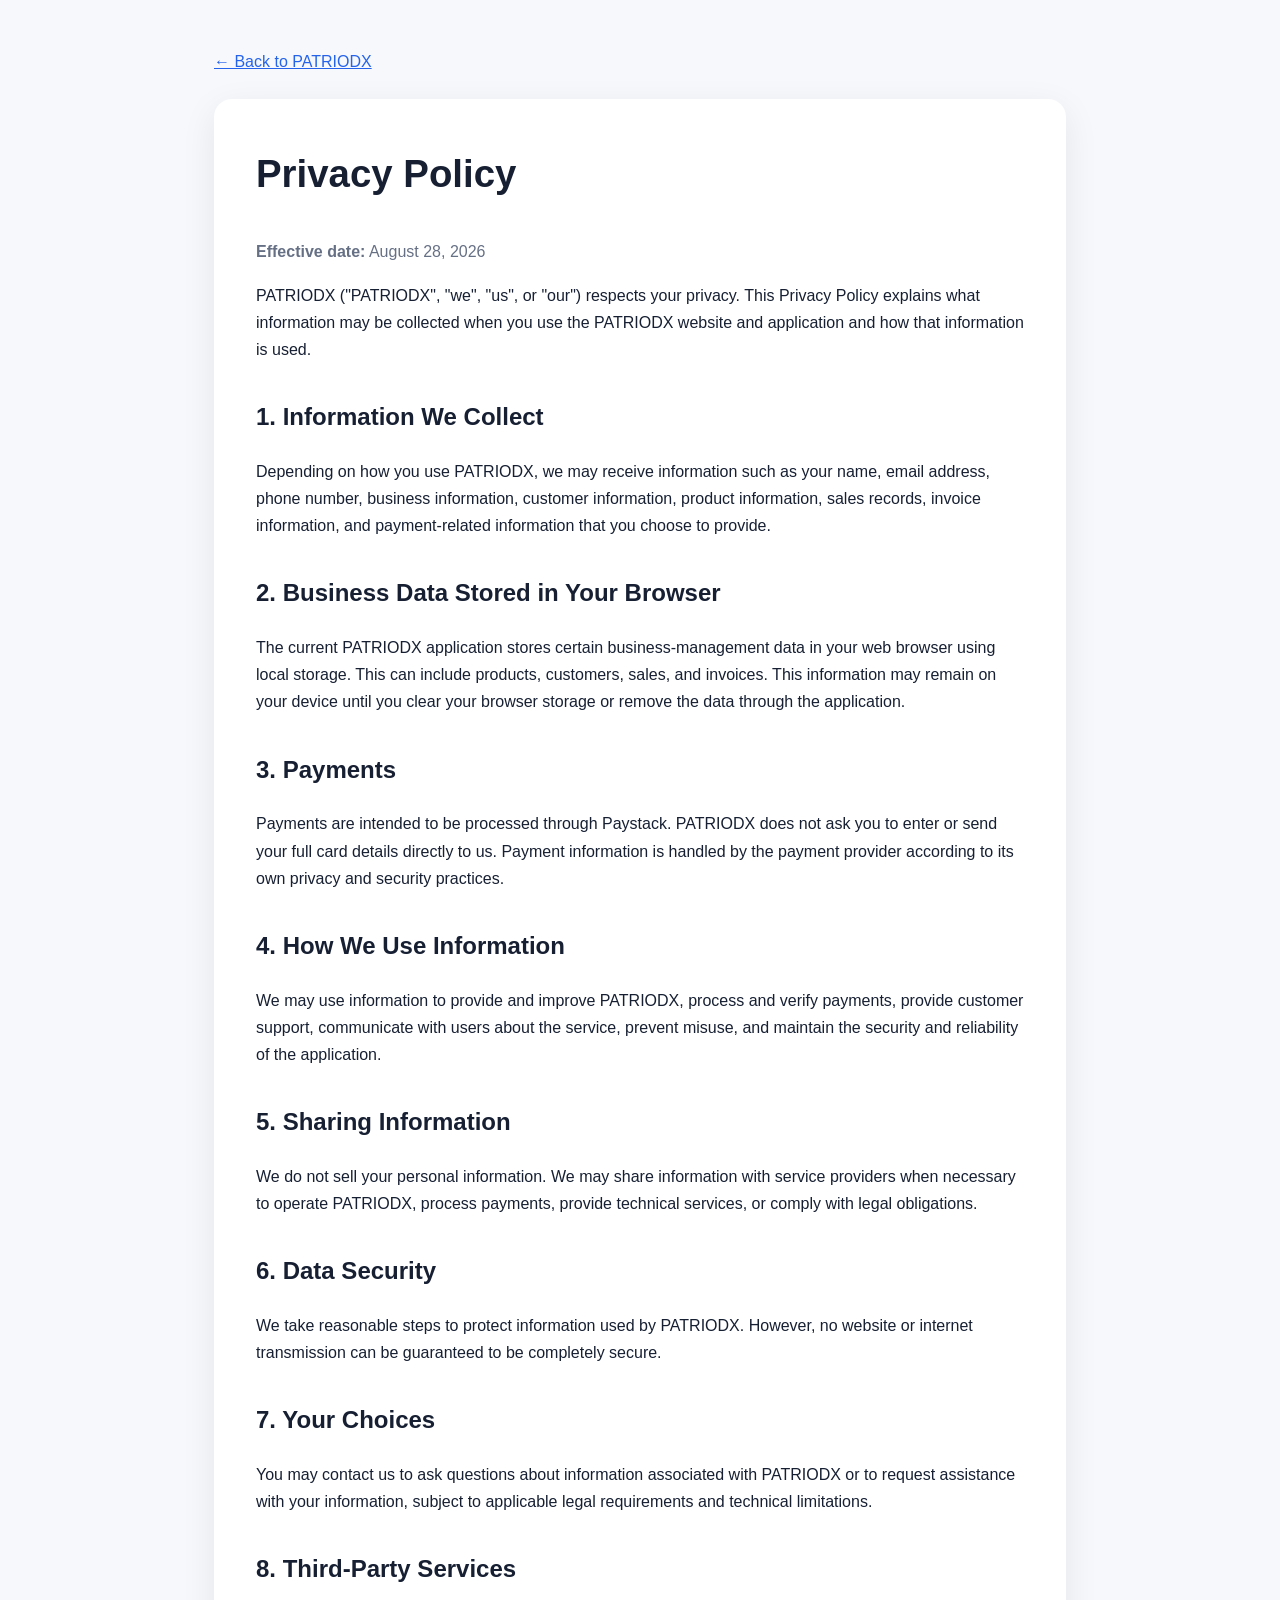
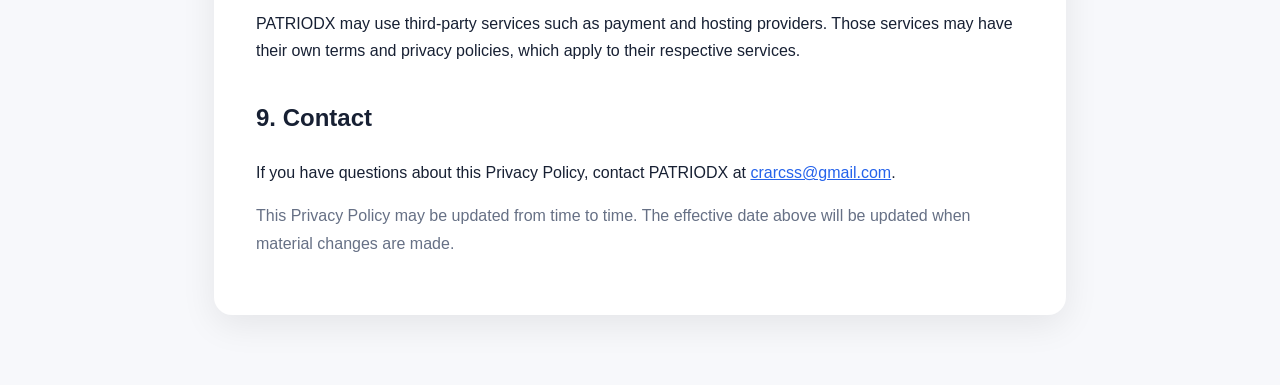
<file: privacy.html>
<!DOCTYPE html>
<html lang="en">
<head>
    <meta charset="UTF-8">
    <meta name="viewport" content="width=device-width, initial-scale=1.0">
    <title>PATRIODX | Privacy Policy</title>
    <meta name="description" content="PATRIODX Privacy Policy">
    <style>
        :root { color-scheme: light dark; }
        * { box-sizing: border-box; }
        body {
            margin: 0;
            font-family: Arial, Helvetica, sans-serif;
            line-height: 1.7;
            background: #f7f8fb;
            color: #172033;
        }
        .page {
            max-width: 900px;
            margin: 0 auto;
            padding: 48px 24px 70px;
        }
        .card {
            background: #fff;
            border-radius: 18px;
            padding: 42px;
            box-shadow: 0 10px 35px rgba(0,0,0,.08);
        }
        h1 { margin-top: 0; font-size: 2.4rem; }
        h2 { margin-top: 34px; }
        a { color: #2563eb; }
        .muted { color: #667085; }
        .back { display: inline-block; margin-bottom: 24px; }
        @media (max-width: 600px) {
            .page { padding: 24px 14px 45px; }
            .card { padding: 26px 20px; }
            h1 { font-size: 2rem; }
        }
        @media (prefers-color-scheme: dark) {
            body { background: #101318; color: #eef2f7; }
            .card { background: #181c23; box-shadow: none; }
            .muted { color: #a7b0bf; }
            a { color: #7db0ff; }
        }
    </style>
</head>
<body>
<main class="page">
    <a class="back" href="index.html">← Back to PATRIODX</a>

    <article class="card">
        <h1>Privacy Policy</h1>
        <p class="muted"><strong>Effective date:</strong> August 28, 2026</p>

        <p>
           PATRIODX ("PATRIODX", "we", "us", or "our") respects your privacy.
            This Privacy Policy explains what information may be collected when you
            use the PATRIODX website and application and how that information is used.
        </p>

        <h2>1. Information We Collect</h2>
        <p>
            Depending on how you use PATRIODX, we may receive information such as
            your name, email address, phone number, business information, customer
            information, product information, sales records, invoice information,
            and payment-related information that you choose to provide.
        </p>

        <h2>2. Business Data Stored in Your Browser</h2>
        <p>
            The current PATRIODX application stores certain business-management
            data in your web browser using local storage. This can include products,
            customers, sales, and invoices. This information may remain on your device
            until you clear your browser storage or remove the data through the
            application.
        </p>

        <h2>3. Payments</h2>
        <p>
            Payments are intended to be processed through Paystack. PATRIODX does
            not ask you to enter or send your full card details directly to us.
            Payment information is handled by the payment provider according to its
            own privacy and security practices.
        </p>

        <h2>4. How We Use Information</h2>
        <p>
            We may use information to provide and improve PATRIODX, process and
            verify payments, provide customer support, communicate with users about
            the service, prevent misuse, and maintain the security and reliability
            of the application.
        </p>

        <h2>5. Sharing Information</h2>
        <p>
            We do not sell your personal information. We may share information with
            service providers when necessary to operate PATRIODX, process payments,
            provide technical services, or comply with legal obligations.
        </p>

        <h2>6. Data Security</h2>
        <p>
            We take reasonable steps to protect information used by PATRIODX.
            However, no website or internet transmission can be guaranteed to be
            completely secure.
        </p>

        <h2>7. Your Choices</h2>
        <p>
            You may contact us to ask questions about information associated with
            PATRIODX or to request assistance with your information, subject to
            applicable legal requirements and technical limitations.
        </p>

        <h2>8. Third-Party Services</h2>
        <p>
            PATRIODX may use third-party services such as payment and hosting
            providers. Those services may have their own terms and privacy policies,
            which apply to their respective services.
        </p>

        <h2>9. Contact</h2>
        <p>
            If you have questions about this Privacy Policy, contact PATRIODX at
            <a href="mailto:crarcss@gmail.com">crarcss@gmail.com</a>.
        </p>

        <p class="muted">
            This Privacy Policy may be updated from time to time. The effective date
            above will be updated when material changes are made.
        </p>
    </article>
</main>
</body>
</html>
</file>
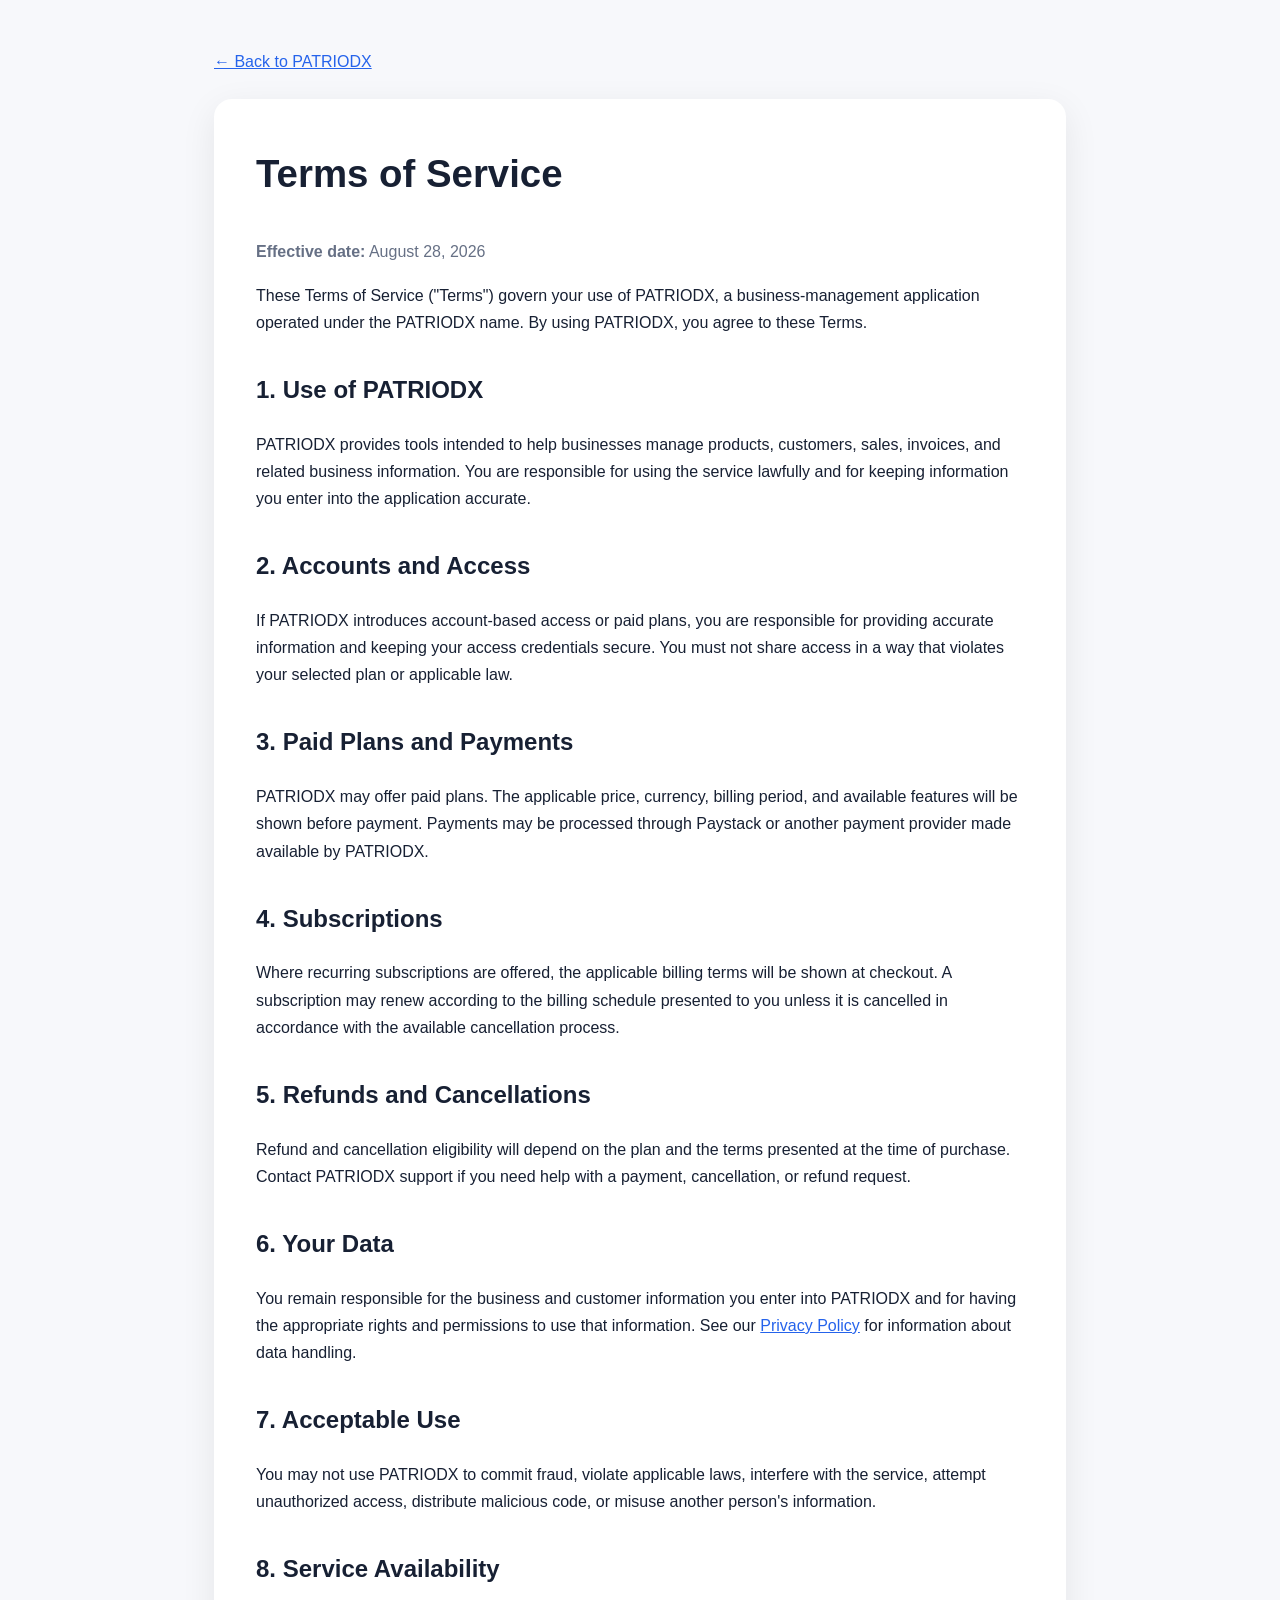
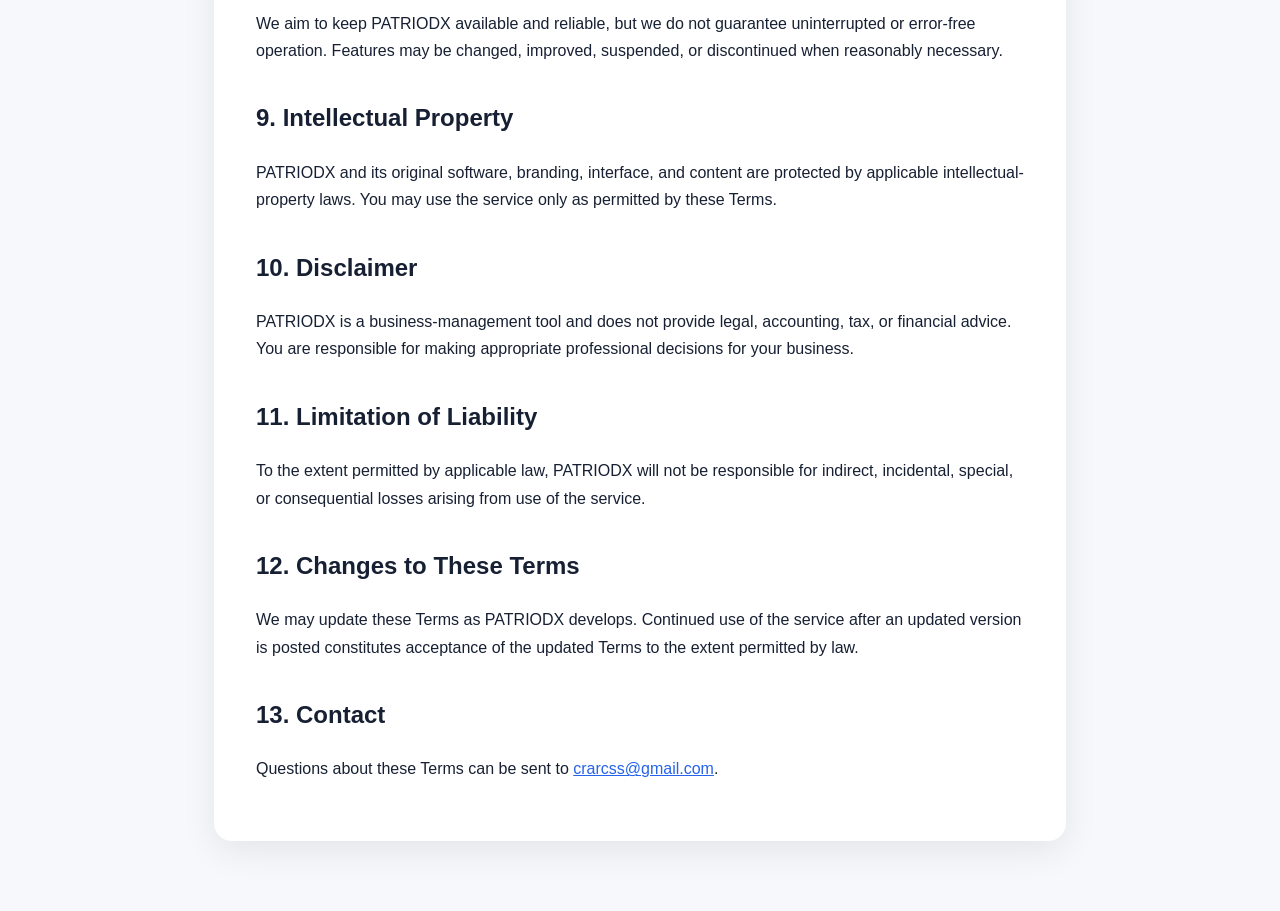
<file: terms.html>
<!DOCTYPE html>
<html lang="en">
<head>
    <meta charset="UTF-8">
    <meta name="viewport" content="width=device-width, initial-scale=1.0">
    <title>PATRIODX | Terms of Service</title>
    <meta name="description" content="PATRIODX Terms of Service">
    <style>
        :root { color-scheme: light dark; }
        * { box-sizing: border-box; }
        body {
            margin: 0;
            font-family: Arial, Helvetica, sans-serif;
            line-height: 1.7;
            background: #f7f8fb;
            color: #172033;
        }
        .page {
            max-width: 900px;
            margin: 0 auto;
            padding: 48px 24px 70px;
        }
        .card {
            background: #fff;
            border-radius: 18px;
            padding: 42px;
            box-shadow: 0 10px 35px rgba(0,0,0,.08);
        }
        h1 { margin-top: 0; font-size: 2.4rem; }
        h2 { margin-top: 34px; }
        a { color: #2563eb; }
        .muted { color: #667085; }
        .back { display: inline-block; margin-bottom: 24px; }
        @media (max-width: 600px) {
            .page { padding: 24px 14px 45px; }
            .card { padding: 26px 20px; }
            h1 { font-size: 2rem; }
        }
        @media (prefers-color-scheme: dark) {
            body { background: #101318; color: #eef2f7; }
            .card { background: #181c23; box-shadow: none; }
            .muted { color: #a7b0bf; }
            a { color: #7db0ff; }
        }
    </style>
</head>
<body>
<main class="page">
    <a class="back" href="index.html">← Back to PATRIODX</a>

    <article class="card">
        <h1>Terms of Service</h1>
        <p class="muted"><strong>Effective date:</strong> August 28, 2026</p>

        <p>
            These Terms of Service ("Terms") govern your use of PATRIODX,
            a business-management application operated under the PATRIODX name.
            By using PATRIODX, you agree to these Terms.
        </p>

        <h2>1. Use of PATRIODX</h2>
        <p>
            PATRIODX provides tools intended to help businesses manage products,
            customers, sales, invoices, and related business information. You are
            responsible for using the service lawfully and for keeping information
            you enter into the application accurate.
        </p>

        <h2>2. Accounts and Access</h2>
        <p>
            If PATRIODX introduces account-based access or paid plans, you are
            responsible for providing accurate information and keeping your access
            credentials secure. You must not share access in a way that violates
            your selected plan or applicable law.
        </p>

        <h2>3. Paid Plans and Payments</h2>
        <p>
            PATRIODX may offer paid plans. The applicable price, currency,
            billing period, and available features will be shown before payment.
            Payments may be processed through Paystack or another payment provider
            made available by PATRIODX.
        </p>

        <h2>4. Subscriptions</h2>
        <p>
            Where recurring subscriptions are offered, the applicable billing terms
            will be shown at checkout. A subscription may renew according to the
            billing schedule presented to you unless it is cancelled in accordance
            with the available cancellation process.
        </p>

        <h2>5. Refunds and Cancellations</h2>
        <p>
            Refund and cancellation eligibility will depend on the plan and the
            terms presented at the time of purchase. Contact PATRIODX support if
            you need help with a payment, cancellation, or refund request.
        </p>

        <h2>6. Your Data</h2>
        <p>
            You remain responsible for the business and customer information you
            enter into PATRIODX and for having the appropriate rights and
            permissions to use that information. See our
            <a href="privacy.html">Privacy Policy</a> for information about data
            handling.
        </p>

        <h2>7. Acceptable Use</h2>
        <p>
            You may not use PATRIODX to commit fraud, violate applicable laws,
            interfere with the service, attempt unauthorized access, distribute
            malicious code, or misuse another person's information.
        </p>

        <h2>8. Service Availability</h2>
        <p>
            We aim to keep PATRIODX available and reliable, but we do not
            guarantee uninterrupted or error-free operation. Features may be
            changed, improved, suspended, or discontinued when reasonably necessary.
        </p>

        <h2>9. Intellectual Property</h2>
        <p>
            PATRIODX and its original software, branding, interface, and content
            are protected by applicable intellectual-property laws. You may use the
            service only as permitted by these Terms.
        </p>

        <h2>10. Disclaimer</h2>
        <p>
            PATRIODX is a business-management tool and does not provide legal,
            accounting, tax, or financial advice. You are responsible for making
            appropriate professional decisions for your business.
        </p>

        <h2>11. Limitation of Liability</h2>
        <p>
            To the extent permitted by applicable law, PATRIODX will not be
            responsible for indirect, incidental, special, or consequential losses
            arising from use of the service.
        </p>

        <h2>12. Changes to These Terms</h2>
        <p>
            We may update these Terms as PATRIODX develops. Continued use of the
            service after an updated version is posted constitutes acceptance of
            the updated Terms to the extent permitted by law.
        </p>

        <h2>13. Contact</h2>
        <p>
            Questions about these Terms can be sent to
            <a href="mailto:crarcss@gmail.com">crarcss@gmail.com</a>.
        </p>
    </article>
</main>
</body>
</html>
</file>
